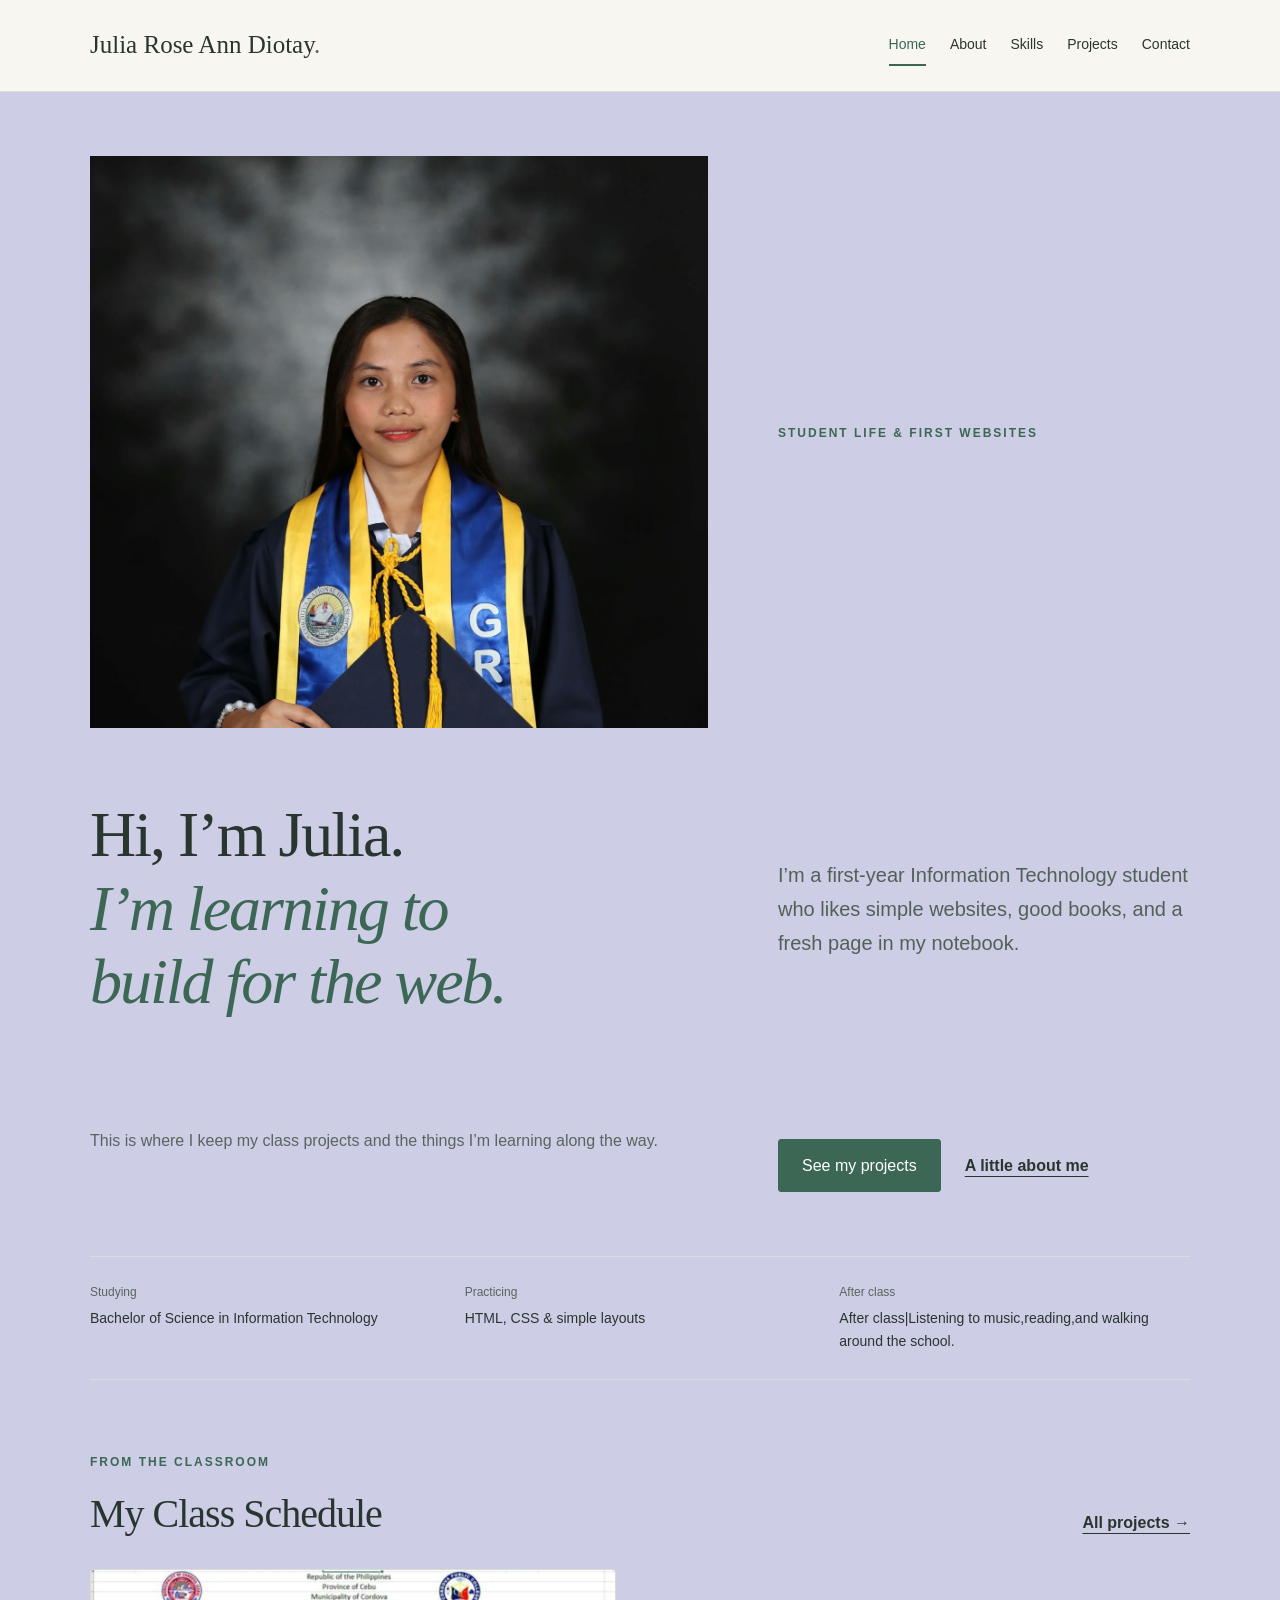
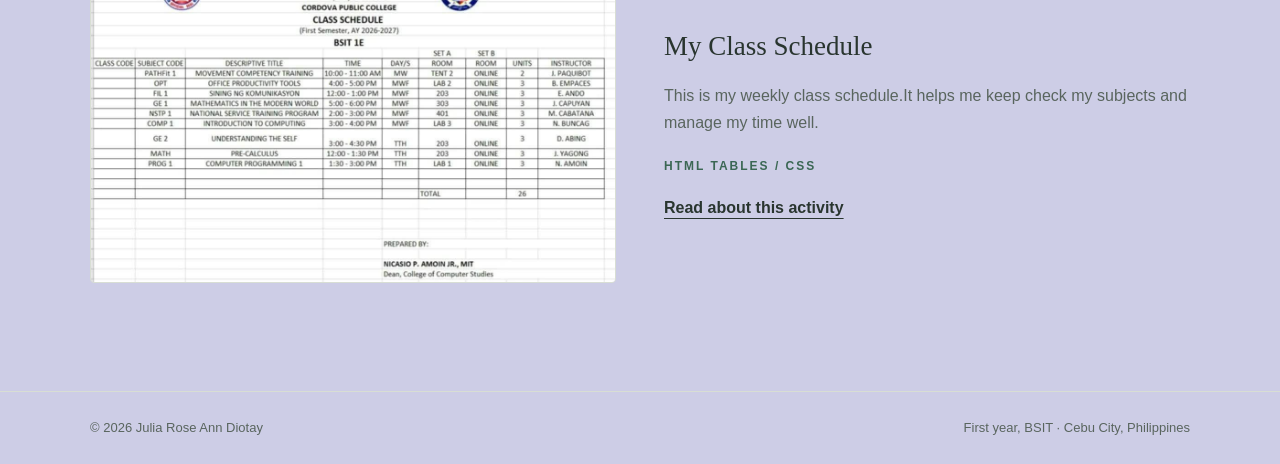
<file: index.html>
<!DOCTYPE html>
<html lang="en">
    <head>
        <meta charset="UTF-8">
        <meta name="viewport" content="width=device-width, initial-scale=1.0">
        <title>Home — Julia Rose Ann Diotay | Student Portfolio</title>
        <meta
            name="description"
            content="Julia Rose Ann Diotay’s first-year IT portfolio, with class projects, everyday interests, and web skills in progress."
        >
        <link rel="stylesheet" href="css/style.css">
    </head>
    <body>
        <a class="skip-link" href="#main">Skip to content</a>
        <header class="site-header">
            <div class="container navbar">
                <a class="brand" href="index.html">Julia Rose Ann Diotay<span class="muted">.</span></a>
                <nav class="nav-links" aria-label="Main navigation">
                    <a href="index.html" class="active" aria-current="page">Home</a>
                    <a href="about.html">About</a>
                    <a href="skills.html">Skills</a>
                    <a href="projects.html">Projects</a>
                    <a href="contact.html">Contact</a>
                </nav>
            </div>
        </header>
        <main id="main" class="container" tabindex="-1">
            <section class="hero" aria-label="Introduction">
                <div class="home-content">
                  <img src="assets/images/profile.pic.jpg"
                  
                  alt="My Profileclass="profile-pic">

                </div>
                    <p class="eyebrow">Student life &amp; first websites</p>
                    <h1>Hi, I’m Julia.<br><span>I’m learning to<br>build for the web.</span></h1>
                    <p class="lead">
                        I’m a first-year Information Technology student who likes simple websites, good books, and a
                        fresh page in my notebook.
                    </p>
                    <p class="muted">This is where I keep my class projects and the things I’m learning along the way.</p>
                    <div class="actions">
                        <a class="button" href="projects.html">See my projects</a>
                        <a class="text-link" href="about.html">A little about me</a>
                    </div>
                </div>
                
                    
                
            </section>
            <div class="semester-strip">
                <p><span>Studying</span>Bachelor of Science in Information Technology</p>
                <p><span>Practicing</span>HTML, CSS &amp; simple layouts</p>
                <p><span>After class</span>After class|Listening to music,reading,and walking around the school.</p>
            </div>
            <section class="section" aria-labelledby="recent-title">
                <div class="section-heading">
                    <div>
                        <p class="eyebrow">From the classroom</p>
                        <h2 id="recent-title">My Class Schedule</h2>
                    </div>
                    <a class="text-link" href="projects.html">All projects →</a>
                </div>
                <article class="feature">
                    <img
                        src="assets/images/class schedule.jpg"
                        alt="A weekly class schedule with subject names arranged in a simple table"
                        width="800"
                        height="500"
                        loading="lazy"
                    >
                    <div>
                        <h3>My Class Schedule</h3>
                        <p class="muted">
                            This is my weekly class schedule.It helps me keep check my subjects and manage my time well. 
                        </p>
                        <p class="eyebrow">HTML tables / CSS</p>
                        <a class="text-link" href="projects.html">Read about this activity</a>
                    </div>
                </article>
            </section>
        </main>
        <footer class="footer">
            <div class="container footer-inner">
                <p>© 2026 Julia Rose Ann Diotay</p>
                <p>First year, BSIT · Cebu City, Philippines</p>
            </div>
        </footer>
    </body>
</html>
</file>
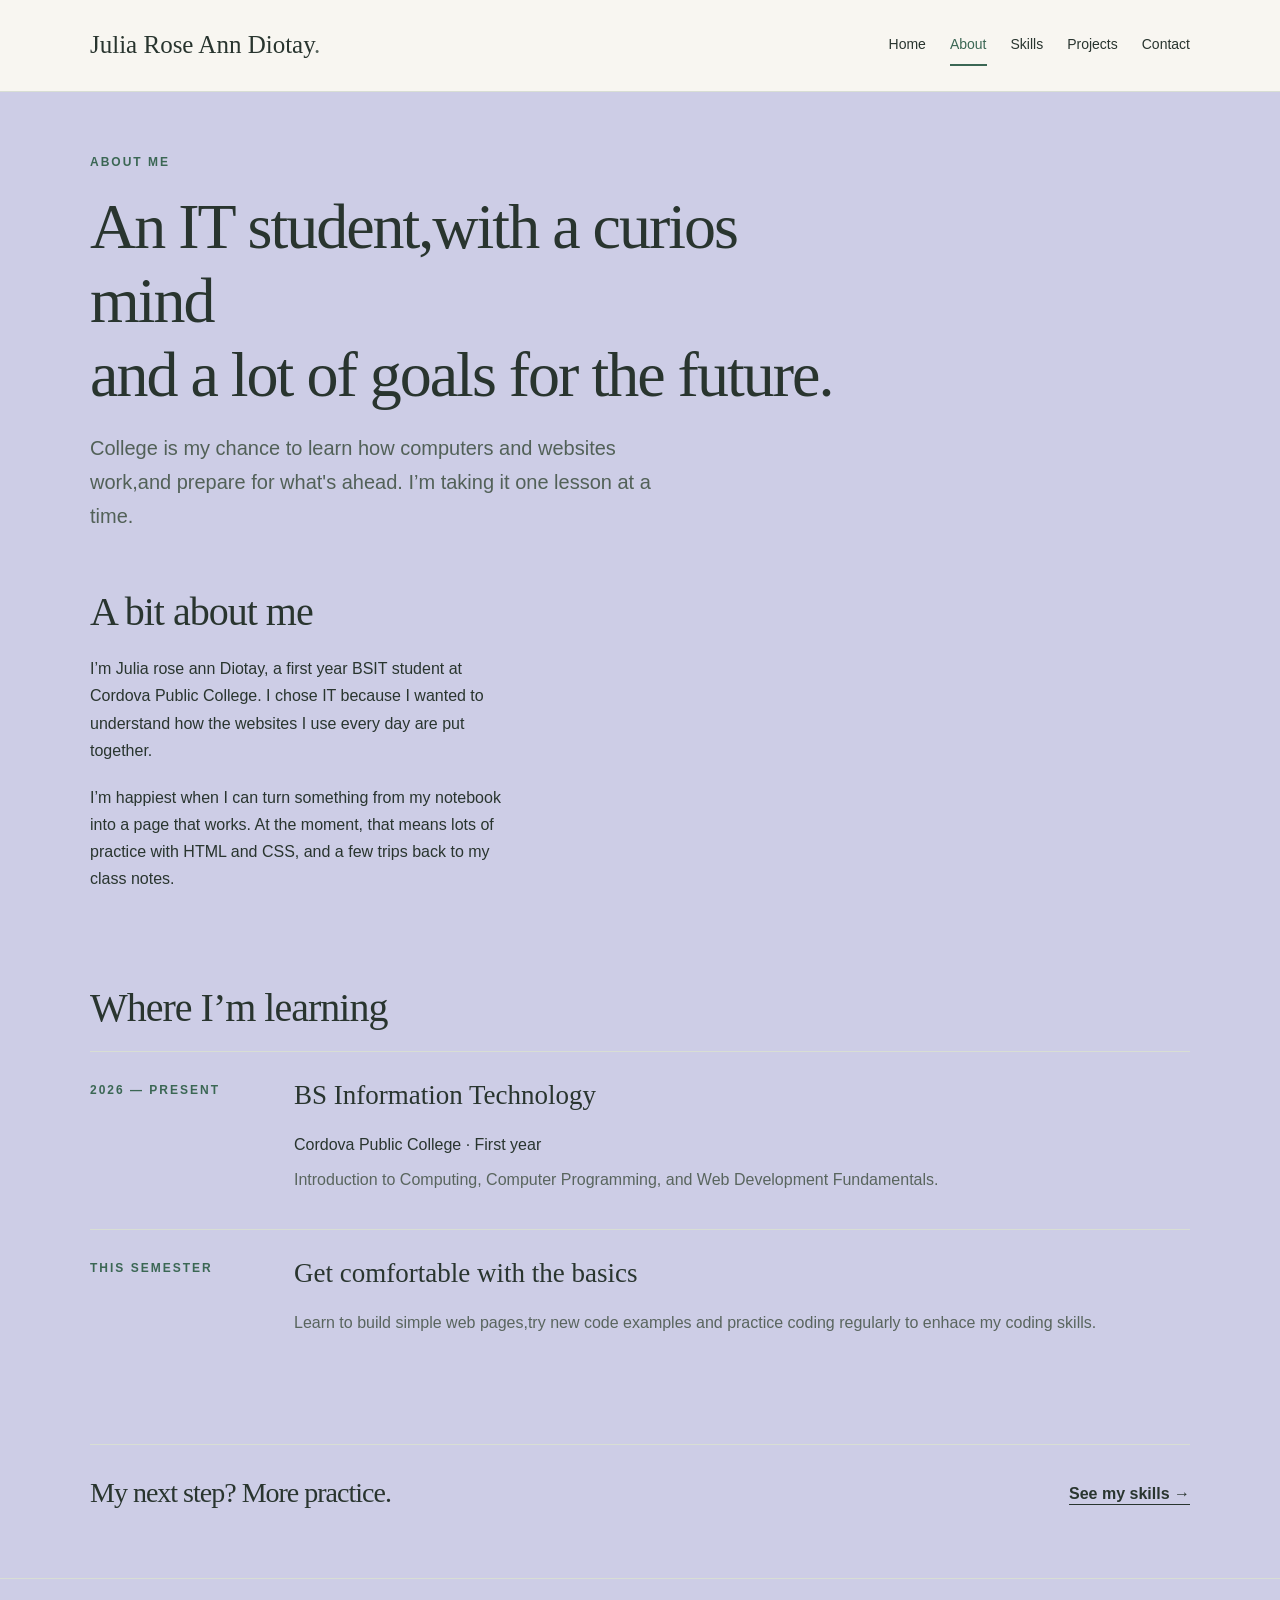
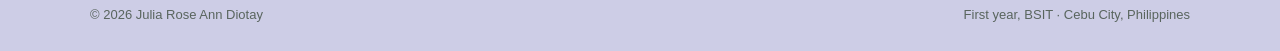
<file: about.html>
<!DOCTYPE html>
<html lang="en">
    <head>
        <meta charset="UTF-8">
        <meta name="viewport" content="width=device-width, initial-scale=1.0">
        <title>About — Julia Rose Ann Diotay | Student Portfolio</title>
        <meta
            name="description"
            content="Julia Rose Ann Diotay’s first-year IT portfolio, with class projects, everyday interests, and web skills in progress."
        >
        <link rel="stylesheet" href="css/style.css">
    </head>
    <body>
        <a class="skip-link" href="#main">Skip to content</a>
        <header class="site-header">
            <div class="container navbar">
                <a class="brand" href="index.html">Julia Rose Ann Diotay<span class="muted">.</span></a>
                <nav class="nav-links" aria-label="Main navigation">
                    <a href="index.html">Home</a>
                    <a href="about.html" class="active" aria-current="page">About</a>
                    <a href="skills.html">Skills</a>
                    <a href="projects.html">Projects</a>
                    <a href="contact.html">Contact</a>
                </nav>
            </div>
        </header>
        <main id="main" class="container" tabindex="-1">
            <header class="page-intro">
                <p class="eyebrow">About me</p>
                <h1>An IT student,with a curios mind<br>and a lot of goals for the future.</h1>
                <p class="lead">
                    College is my chance to learn how computers and websites work,and prepare for what's ahead. I’m taking it one
                    lesson at a time.
                </p>
            </header>
            <div class="about-grid">
                
                <div>
                    <h2>A bit about me</h2>
                    <p>
                        I’m Julia rose ann Diotay, a first year BSIT student at Cordova Public College. I chose IT because I wanted
                        to understand how the websites I use every day are put together.
                    </p>
                    <p>
                        I’m happiest when I can turn something from my notebook into a page that works. At the moment,
                        that means lots of practice with HTML and CSS, and a few trips back to my class notes.
                    </p>
                    
                </div>
            </div>
            <section class="section" aria-labelledby="education-title">
               <h2 id="education-title">Where I’m learning</h2>
                <div class="education-row">
                    <p class="eyebrow">2026 — Present</p>
                    <div>
                        <h3>BS Information Technology</h3>
                        <p>Cordova Public College · First year</p>
                        <p class="muted">Introduction to Computing, Computer Programming, and Web Development Fundamentals.</p>
                    </div>
                </div>
                <div class="education-row">
                    <p class="eyebrow">This semester</p>
                    <div>
                        <h3>Get comfortable with the basics</h3>
                        <p class="muted">
                         Learn to build simple web pages,try new code examples and practice coding regularly to enhace my coding skills.
                        </p>
                    </div>
                </div>
            </section>
            <div class="closing">
                <h2>My next step? More practice.</h2>
                <a class="text-link" href="skills.html">See my skills →</a>
            </div>
        </main>
        <footer class="footer">
            <div class="container footer-inner">
                <p>© 2026 Julia Rose Ann Diotay</p>
                <p>First year, BSIT · Cebu City, Philippines</p>
            </div>
        </footer>
    </body>
</html>
</file>
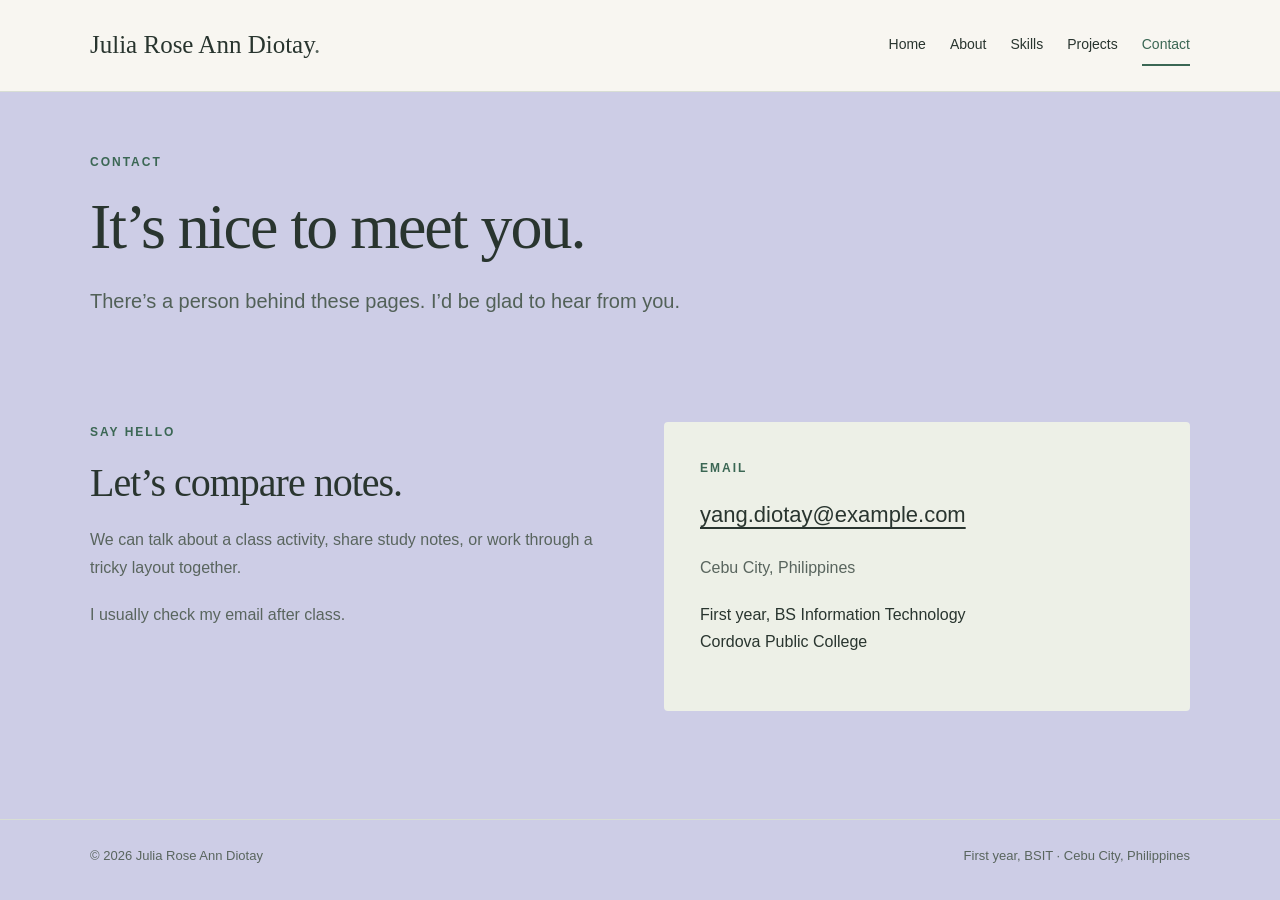
<file: contact.html>
<!DOCTYPE html>
<html lang="en">
    <head>
        <meta charset="UTF-8">
        <meta name="viewport" content="width=device-width, initial-scale=1.0">
        <title>Contact — Julia Rose Ann Diotay | Student Portfolio</title>
        <meta
            name="description"
            content="Julia Rose Ann Diotay’s first-year IT portfolio, with class projects, everyday interests, and web skills in progress."
        >
        <link rel="stylesheet" href="css/style.css">
    </head>
    <body>
        <a class="skip-link" href="#main">Skip to content</a>
        <header class="site-header">
            <div class="container navbar">
                <a class="brand" href="index.html">Julia Rose Ann Diotay<span class="muted">.</span></a>
                <nav class="nav-links" aria-label="Main navigation">
                    <a href="index.html">Home</a>
                    <a href="about.html">About</a>
                    <a href="skills.html">Skills</a>
                    <a href="projects.html">Projects</a>
                    <a href="contact.html" class="active" aria-current="page">Contact</a>
                </nav>
            </div>
        </header>
        <main id="main" class="container" tabindex="-1">
            <header class="page-intro">
                <p class="eyebrow">Contact</p>
                <h1>It’s nice to meet you.</h1>
                <p class="lead">There’s a person behind these pages. I’d be glad to hear from you.</p>
            </header>
            <section class="contact-section" aria-label="Contact details">
                <div>
                    <p class="eyebrow">Say hello</p>
                    <h2>Let’s compare notes.</h2>
                    <p class="muted">
                        We can talk about a class activity, share study notes, or work through a tricky layout together.
                    </p>
                    <p class="muted">
                        I usually check my email after class.
                    </p>
                </div>
                <div class="contact-card">
                    <p class="eyebrow">Email</p>
                    <p><a class="email-link" href="mailto:yang.diotay@example.com">yang.diotay@example.com</a></p>
                    <p class="muted">Cebu City, Philippines</p>
                    <p>First year, BS Information Technology<br>Cordova Public College</p>
                </div>
            </section>
        </main>
        <footer class="footer">
            <div class="container footer-inner">
                <p>© 2026 Julia Rose Ann Diotay</p>
                <p>First year, BSIT · Cebu City, Philippines</p>
            </div>
        </footer>
    </body>
</html>
</file>
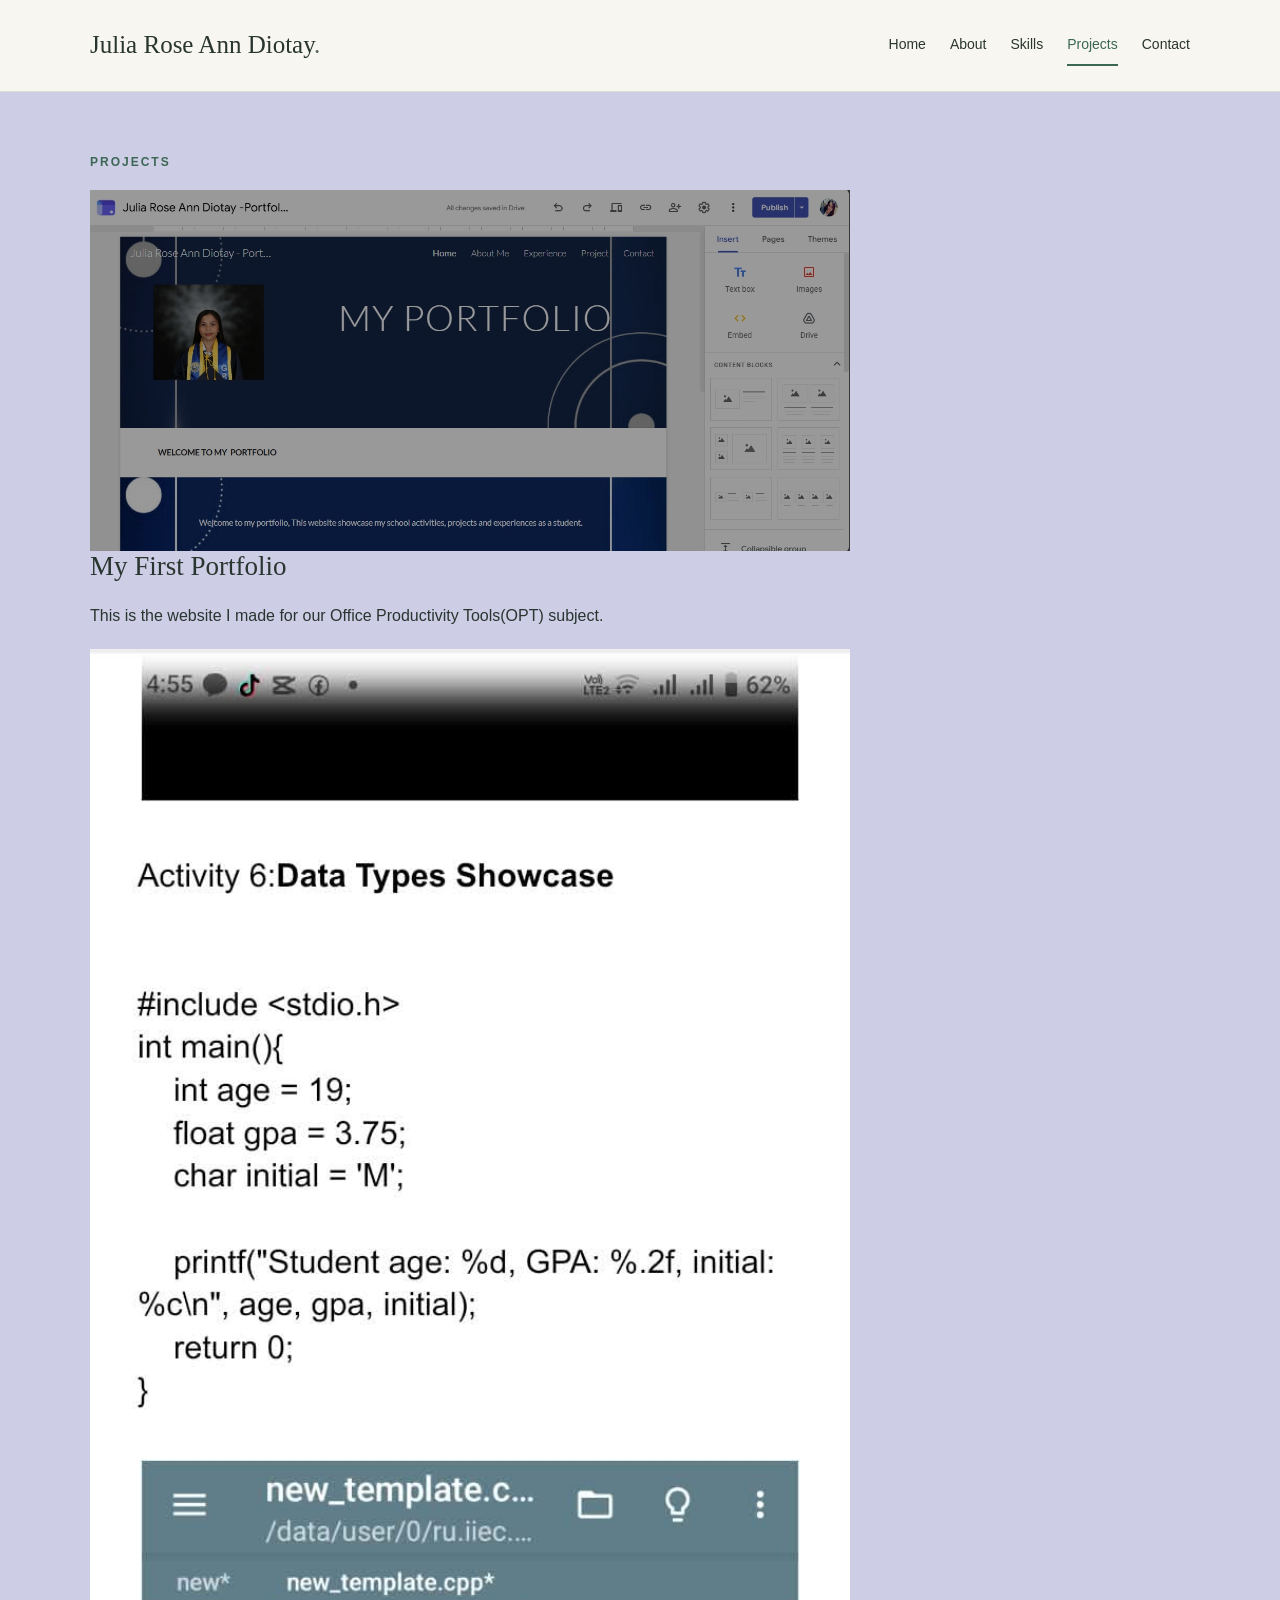
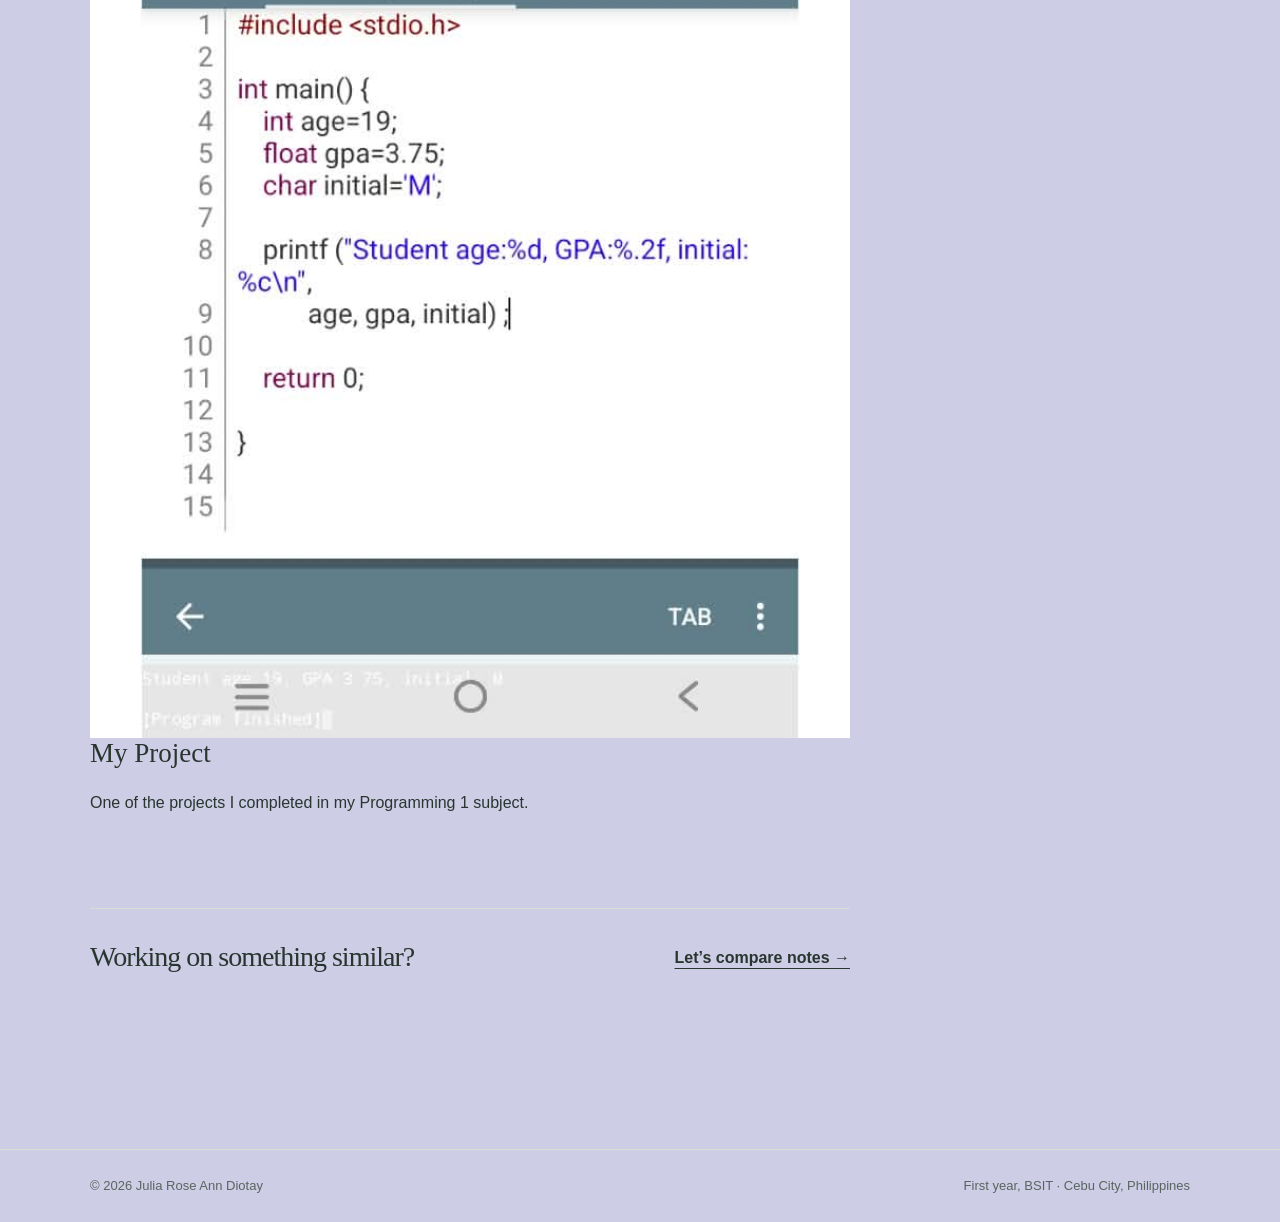
<file: projects.html>
<!DOCTYPE html>
<html lang="en">
    <head>
        <meta charset="UTF-8">
        <meta name="viewport" content="width=device-width, initial-scale=1.0">
        <title>Projects — Julia Rose Ann Diotay | Student Portfolio</title>
        <meta
            name="description"
            content="Julia Rose Ann Diotay’s first-year IT portfolio, with class projects, everyday interests, and web skills in progress."
        >
        <link rel="stylesheet" href="css/style.css">
    </head>
    <body>
        <a class="skip-link" href="#main">Skip to content</a>
        <header class="site-header">
            <div class="container navbar">
                <a class="brand" href="index.html">Julia Rose Ann Diotay<span class="muted">.</span></a>
                <nav class="nav-links" aria-label="Main navigation">
                    <a href="index.html">Home</a>
                    <a href="about.html">About</a>
                    <a href="skills.html">Skills</a>
                    <a href="projects.html" class="active" aria-current="page">Projects</a>
                    <a href="contact.html">Contact</a>
                </nav>
            </div>
        </header>
        <main id="main" class="container" tabindex="-1">
            <header class="page-intro">
                <p class="eyebrow">Projects</p>
                <div class="project-row">
            <img src="assets/images/sample-project.png"alt="My Projects">
            <div class="project-text">
                <h3>My First Portfolio</h3>
                 <p>This is the website I made for our Office Productivity Tools(OPT) subject.</p>
            </div>
            </div>

                </div>
  </div>  <!-- ↓ DITO KA MAG-I-INSERT ↓ -->
  
  <!-- Ikalawang Project -->
  <div class="project-row">
    <img src="assets/images/project.jpg" alt="Pangalan ng Project">
    <div class="project-text">
      <h3>My Project</h3>
      <p>One of the projects I completed in my Programming 1 subject.</p>
    </div>
  </div>

          
            <section class="section">
                <div class="closing">
                    <h2>Working on something similar?</h2>
                    <a class="text-link" href="contact.html">Let’s compare notes →</a>
                </div>
            </section>
        </main>
        <footer class="footer">
            <div class="container footer-inner">
                <p>© 2026 Julia Rose Ann Diotay</p>
                <p>First year, BSIT · Cebu City, Philippines</p>
            </div>
        </footer>
    </body>
</html>
</file>
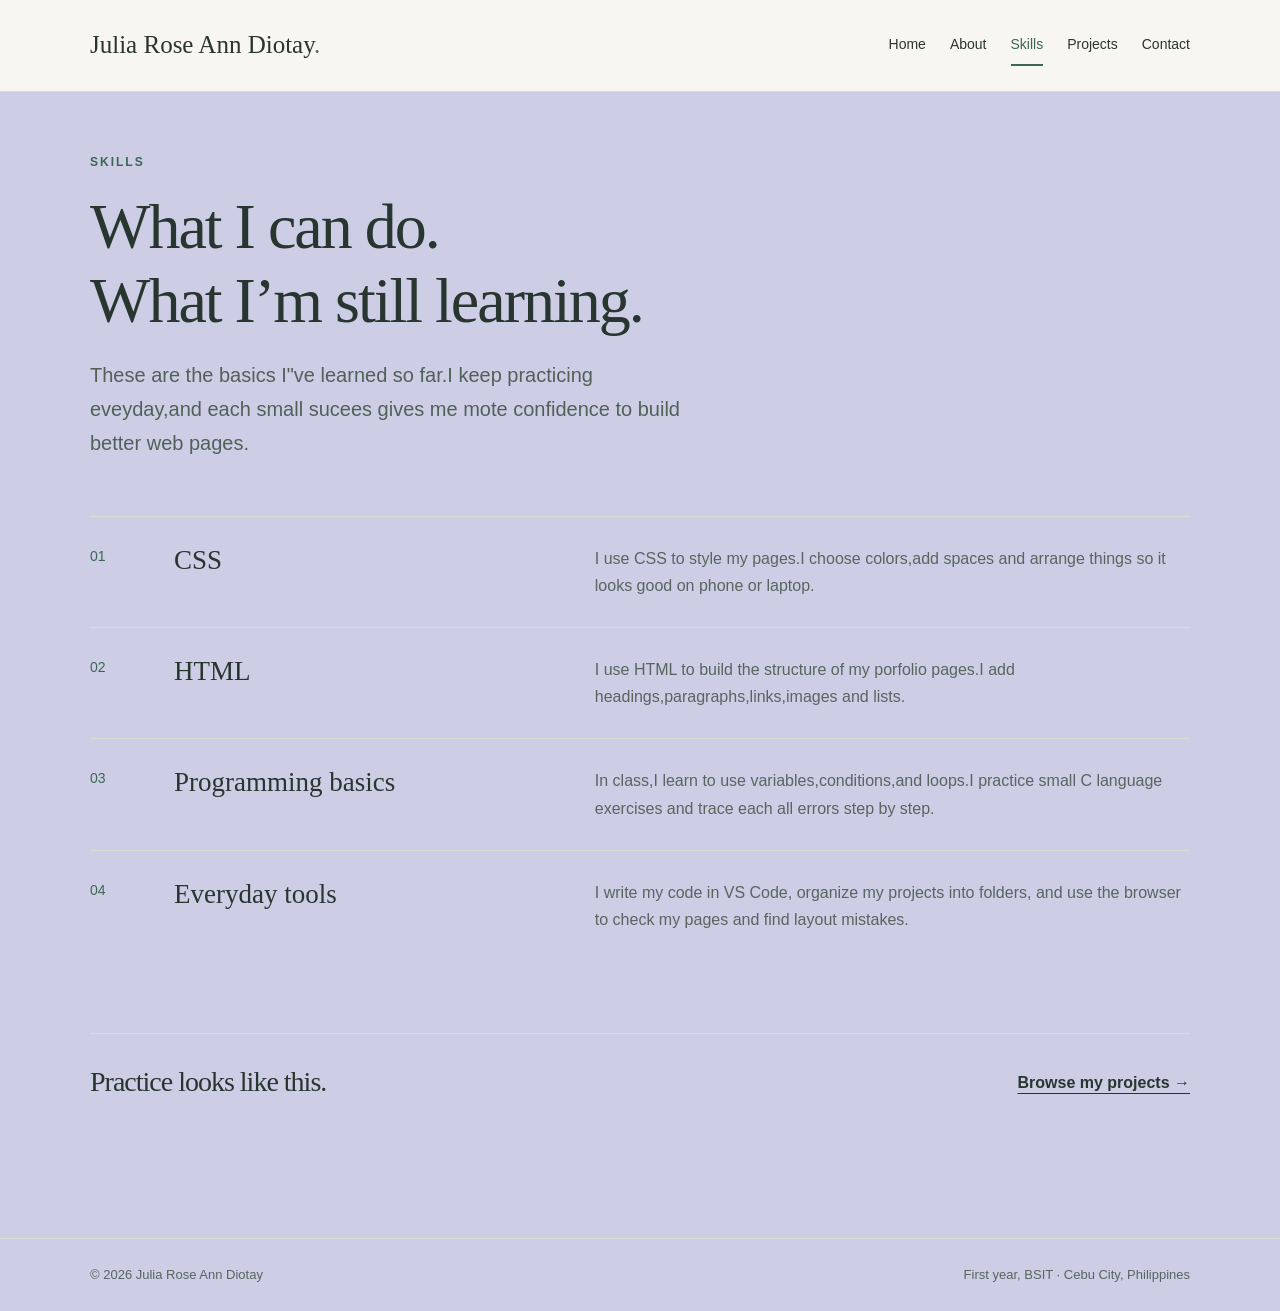
<file: skills.html>
<!DOCTYPE html>
<html lang="en">
    <head>
        <meta charset="UTF-8">
        <meta name="viewport" content="width=device-width, initial-scale=1.0">
        <title>Skills — Julia Rose Ann Diotay | Student Portfolio</title>
        <meta
            name="description"
            content="Julia Rose Ann Diotay’s first-year IT portfolio, with class projects, everyday interests, and web skills in progress."
        >
        <link rel="stylesheet" href="css/style.css">
    </head>
    <body>
        <a class="skip-link" href="#main">Skip to content</a>
        <header class="site-header">
            <div class="container navbar">
                <a class="brand" href="index.html">Julia Rose Ann Diotay<span class="muted">.</span></a>
                <nav class="nav-links" aria-label="Main navigation">
                    <a href="index.html">Home</a>
                    <a href="about.html">About</a>
                    <a href="skills.html" class="active" aria-current="page">Skills</a>
                    <a href="projects.html">Projects</a>
                    <a href="contact.html">Contact</a>
                </nav>
            </div>
        </header>
        <main id="main" class="container" tabindex="-1">
            <header class="page-intro">
                <p class="eyebrow">Skills</p>
                <h1>What I can do.<br>What I’m still learning.</h1>
                <p class="lead">
                    These are the basics I"ve learned so far.I keep practicing eveyday,and each small sucees gives me mote confidence to build better web pages.
                </p>
            </header>
            <div class="skills-list">
                <article class="skill-row">
                    <span class="skill-number">01</span>
                    <h3>CSS</h3>
                    <p class="muted">
                        I use CSS to style my pages.I choose colors,add spaces and arrange things so it looks good on phone or laptop.
                    </p>
                </article>
                <article class="skill-row">
                    <span class="skill-number">02</span>
                    <h3>HTML</h3>
                    <p class="muted">
                        I use HTML to build the structure of my porfolio pages.I add headings,paragraphs,links,images and lists.

                    </p>
                </article>
                <article class="skill-row">
                    <span class="skill-number">03</span>
                    <h3>Programming basics</h3>
                    <p class="muted">
                        In class,I learn to use variables,conditions,and loops.I practice small C language exercises and trace each all errors step by step.
                    </p>
                </article>
                <article class="skill-row">
                    <span class="skill-number">04</span>
                    <h3>Everyday tools</h3>
                    <p class="muted">
                        I write my code in VS Code, organize my projects into folders, and use the browser to check my pages and
                        find layout mistakes.
                    </p>
                </article>
            </div>
            <section class="section">
                <div class="closing">
                    <h2>Practice looks like this.</h2>
                    <a class="text-link" href="projects.html">Browse my projects →</a>
                </div>
            </section>
        </main>
        <footer class="footer">
            <div class="container footer-inner">
                <p>© 2026 Julia Rose Ann Diotay</p>
                <p>First year, BSIT · Cebu City, Philippines</p>
            </div>
        </footer>
    </body>
</html>
</file>
<file: css/style.css>
* {
    box-sizing: border-box;
}

html {
    scroll-behavior: smooth;
    scroll-padding-top: 108px;
}

body {
    margin: 0;
    padding-top: 92px;
    background-color: #cdcde6;
    color: #29352f;
    font-family: Arial, Helvetica, sans-serif;
    line-height: 1.7;
}

.container {
    width: 88%;
    max-width: 1100px;
    margin: 0 auto;
}

img {
    display: block;
    width: 100%;
    height: auto;
}

a {
    color: inherit;
    text-underline-offset: 5px;
    transition: color 0.2s, background-color 0.2s;
}

a:hover {
    color: #3b6754;
}

a:focus-visible {
    outline: 3px solid #3b6754;
    outline-offset: 5px;
}

h1,
h2,
h3 {
    margin: 0 0 20px;
    font-family: Georgia, "Times New Roman", serif;
    font-weight: normal;
    line-height: 1.15;
}

h1 {
    font-size: 64px;
    letter-spacing: -2px;
}

h2 {
    font-size: 40px;
    letter-spacing: -1px;
}

h3 {
    font-size: 27px;
}

p {
    margin: 0 0 20px;
}

.eyebrow {
    margin-bottom: 18px;
    color: #3b6754;
    font-size: 12px;
    font-weight: bold;
    letter-spacing: 2px;
    text-transform: uppercase;
}

.lead {
    max-width: 600px;
    color: #526158;
    font-size: 20px;
}

.muted {
    color: #59655e;
}

.skip-link {
    position: fixed;
    z-index: 1100;
    top: -80px;
    left: 20px;
    padding: 10px 16px;
    background-color: #29352f;
    color: #ffffff;
}

.skip-link:focus {
    top: 10px;
}

.site-header {
    position: fixed;
    top: 0;
    left: 0;
    z-index: 1000;
    width: 100%;
    height: 92px;
    background-color: rgba(250, 248, 242, 0.95);
    backdrop-filter: blur(10px);
    border-bottom: 1px solid #d8ded4;
}

.navbar {
    display: flex;
    justify-content: space-between;
    align-items: center;
    flex-wrap: wrap;
    gap: 20px;
    height: 100%;
    padding: 24px 0;
}

.brand {
    font-family: Georgia, serif;
    font-size: 25px;
    text-decoration: none;
}

.nav-links {
    display: flex;
    flex-wrap: wrap;
    gap: 24px;
}

.nav-links a {
    padding: 8px 0;
    border-bottom: 2px solid transparent;
    font-size: 14px;
    text-decoration: none;
}

.nav-links a:hover,
.nav-links .active {
    border-bottom-color: #3b6754;
    color: #3b6754;
}

.hero {
    display: grid;
    grid-template-columns: 1.2fr 0.8fr;
    align-items: center;
    gap: 70px;
    padding: 64px 0;
}

.hero h1 span {
    color: #3b6754;
    font-style: italic;
}

.portrait {
    margin: 0;
}

.portrait img {
    aspect-ratio: 1;
    object-fit: contain;
    background-color: #edf0e7;
    border-radius: 4px;
}

.portrait figcaption {
    display: flex;
    justify-content: space-between;
    gap: 16px;
    padding-top: 12px;
    color: #59655e;
    font-size: 12px;
}

.actions {
    display: flex;
    align-items: center;
    flex-wrap: wrap;
    gap: 24px;
    margin-top: 30px;
}

.button {
    display: inline-block;
    padding: 12px 23px;
    border: 1px solid #3b6754;
    border-radius: 3px;
    background-color: #3b6754;
    color: #ffffff;
    text-decoration: none;
}

.button:hover {
    background-color: #294c3c;
    color: #ffffff;
}

.text-link {
    font-weight: bold;
}

.semester-strip {
    display: grid;
    grid-template-columns: repeat(3, 1fr);
    gap: 24px;
    padding: 25px 0;
    border-top: 1px solid #d8ded4;
    border-bottom: 1px solid #d8ded4;
}

.semester-strip p {
    margin: 0;
    font-size: 14px;
}

.semester-strip span {
    display: block;
    margin-bottom: 4px;
    color: #59655e;
    font-size: 12px;
}

.section {
    padding: 72px 0;
}

.section-heading {
    display: flex;
    justify-content: space-between;
    align-items: end;
    flex-wrap: wrap;
    gap: 20px;
    margin-bottom: 32px;
}

.section-heading h2 {
    margin: 0;
}

.feature,
.about-grid {
    display: grid;
    grid-template-columns: 1fr 1fr;
    align-items: center;
    gap: 48px;
}

.feature img,
.project-card img {
    border: 1px solid #d8ded4;
    border-radius: 4px;
}

.page-intro {
    max-width: 760px;
    padding: 60px 0 36px;
}

.about-grid {
    align-items: start;
    grid-template-columns: 0.8fr 1.2fr;
}

.note {
    margin-top: 28px;
    padding: 24px;
    border-left: 3px solid #3b6754;
    background-color: #edf0e7;
}

.note p:last-child {
    margin-bottom: 0;
}

.education-row {
    display: grid;
    grid-template-columns: 180px 1fr;
    gap: 24px;
    padding: 28px 0;
    border-top: 1px solid #d8ded4;
}

.education-row p {
    margin-bottom: 8px;
}

.skill-row {
    display: grid;
    grid-template-columns: 60px 1fr 1.5fr;
    gap: 24px;
    padding: 28px 0;
    border-top: 1px solid #d8ded4;
}

.skill-row h3,
.skill-row p {
    margin: 0;
}

.skill-number {
    color: #3b6754;
    font-size: 14px;
}

.project-list {
    display: grid;
    gap: 48px;
}

.project-card {
    display: grid;
    grid-template-columns: 1fr 1fr;
    align-items: center;
    gap: 40px;
}

.tags {
    display: flex;
    flex-wrap: wrap;
    gap: 8px;
    margin: 20px 0;
    padding: 0;
    list-style: none;
}

.tags li {
    padding: 3px 10px;
    border: 1px solid #d8ded4;
    border-radius: 3px;
    font-size: 12px;
}

.contact-section {
    display: grid;
    grid-template-columns: 1fr 1fr;
    gap: 48px;
    padding: 48px 0 72px;
}

.contact-card {
    padding: 36px;
    border-radius: 4px;
    background-color: #edf0e7;
}

.email-link {
    font-size: 22px;
    overflow-wrap: anywhere;
}

.closing {
    display: flex;
    justify-content: space-between;
    align-items: center;
    flex-wrap: wrap;
    gap: 24px;
    padding: 32px 0;
    border-top: 1px solid #d8ded4;
}

.closing h2 {
    margin: 0;
    font-size: 28px;
}

.footer {
    margin-top: 36px;
    border-top: 1px solid #d8ded4;
}

.footer-inner {
    display: flex;
    justify-content: space-between;
    flex-wrap: wrap;
    gap: 12px;
    padding: 25px 0;
    color: #59655e;
    font-size: 13px;
}

.footer p {
    margin: 0;
}

@media (max-width: 768px) {
    h1 {
        font-size: 46px;
    }

    h2 {
        font-size: 34px;
    }

    .navbar {
        gap: 12px;
    }

    .nav-links {
        gap: 20px;
    }

    .hero,
    .feature,
    .about-grid,
    .project-card,
    .contact-section {
        grid-template-columns: 1fr;
        gap: 30px;
    }

    .hero {
        padding: 40px 0;
    }

    .portrait {
        width: 100%;
        max-width: 400px;
    }

    .section {
        padding: 48px 0;
    }

    .semester-strip,
    .education-row,
    .skill-row {
        grid-template-columns: 1fr;
        gap: 12px;
    }

    .page-intro {
        padding-top: 40px;
    }

    .contact-card {
        padding: 24px;
    }
}

@media (max-width: 639px) {
    html {
        scroll-padding-top: 156px;
    }

    body {
        padding-top: 140px;
    }

    .site-header {
        height: 140px;
    }

    .navbar {
        padding: 16px 0;
    }

    .nav-links {
        width: 100%;
    }
}

@media (prefers-reduced-motion: reduce) {
    html {
        scroll-behavior: auto;
    }

    a {
        transition: none;
    }
}
</file>
